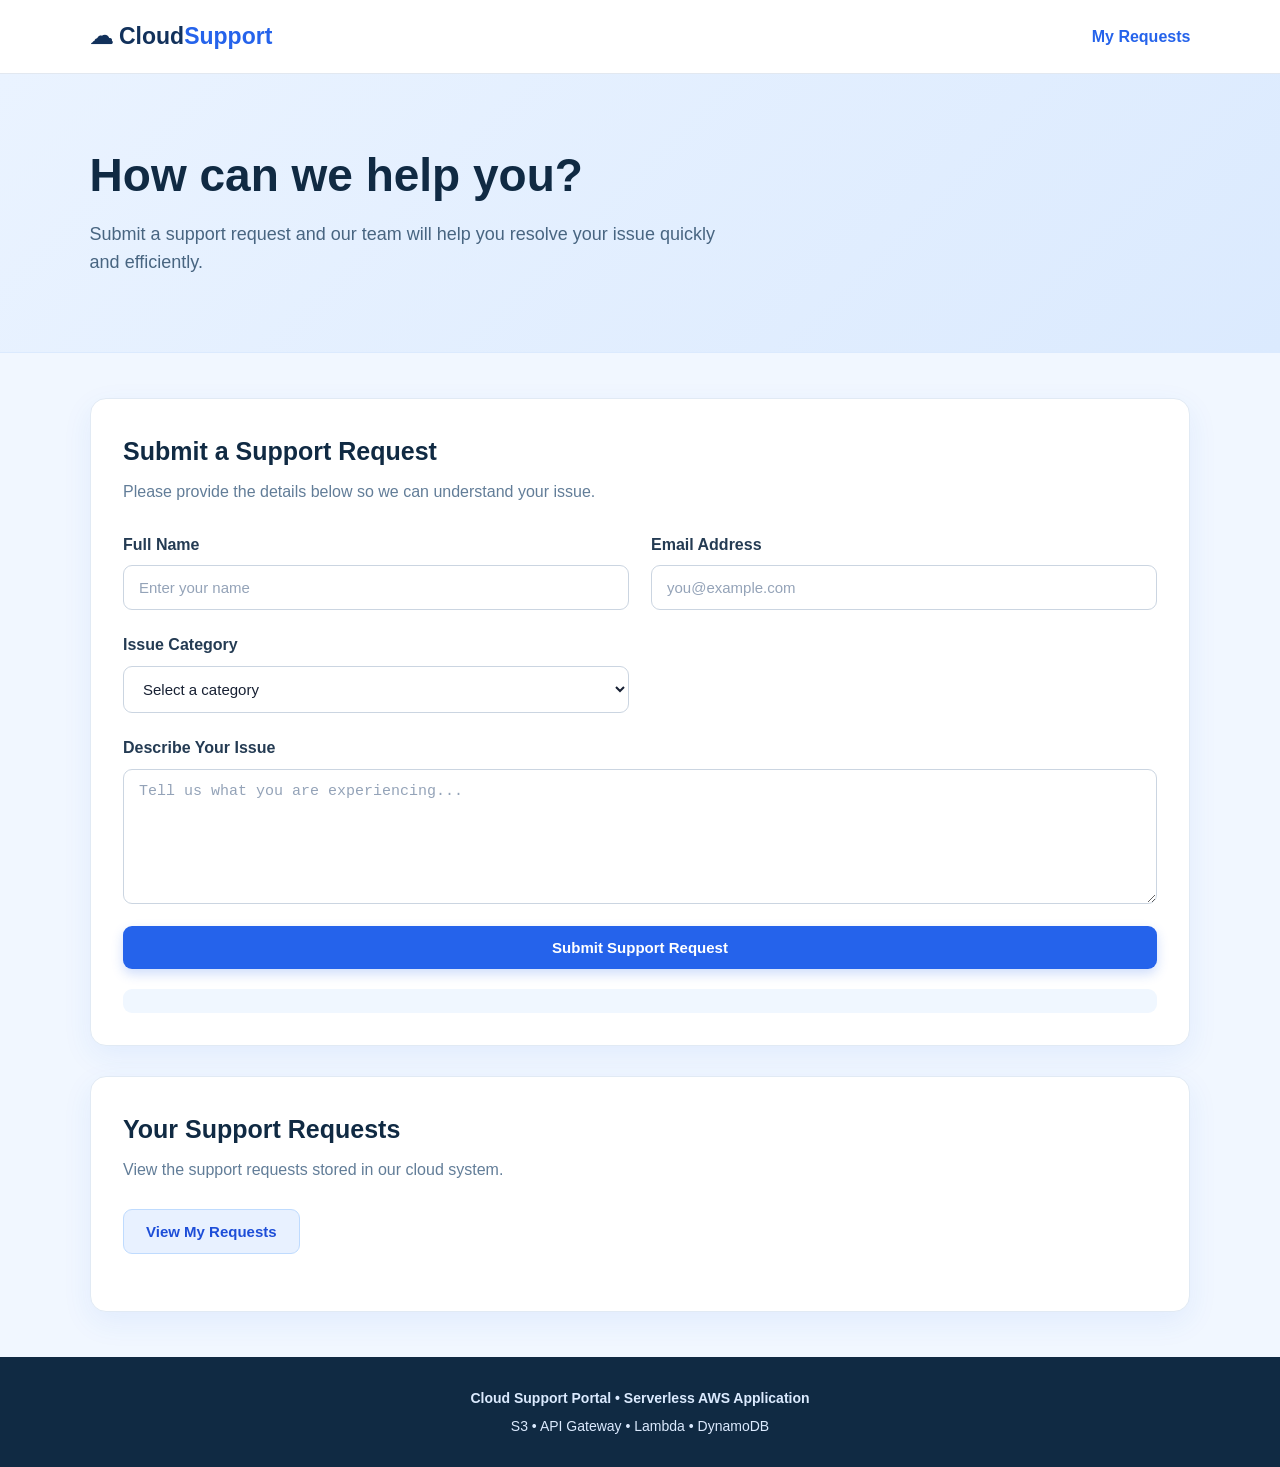
<file: index.html>
<!DOCTYPE html>
<html lang="en">

<head>
    <meta charset="UTF-8">
    <meta name="viewport" content="width=device-width, initial-scale=1.0">

    <title>Cloud Support Portal</title>

    <link rel="stylesheet" href="static/style.css">
</head>

<body>

    <!-- Header -->
    <header class="header">

        <div class="logo">
            ☁ Cloud<span>Support</span>
        </div>

        <a href="#requests-section" class="nav-link">
            My Requests
        </a>

    </header>


    <!-- Hero -->
    <section class="hero">

        <div class="hero-content">

            <h1>How can we help you?</h1>

            <p>
                Submit a support request and our team will help you
                resolve your issue quickly and efficiently.
            </p>

        </div>

    </section>


    <!-- Main Content -->
    <main class="container">


        <!-- Support Form -->
        <section class="card">

            <h2>Submit a Support Request</h2>

            <p class="card-subtitle">
                Please provide the details below so we can understand your issue.
            </p>


            <form id="feedbackForm">

                <div class="form-grid">


                    <!-- Name -->
                    <div class="form-group">

                        <label for="name">
                            Full Name
                        </label>

                        <input
                            type="text"
                            id="name"
                            placeholder="Enter your name"
                            required
                        >

                    </div>


                    <!-- Email -->
                    <div class="form-group">

                        <label for="email">
                            Email Address
                        </label>

                        <input
                            type="email"
                            id="email"
                            placeholder="you@example.com"
                            required
                        >

                    </div>


                    <!-- Category -->
                    <div class="form-group">

                        <label for="category">
                            Issue Category
                        </label>

                        <select id="category" required>

                            <option value="">
                                Select a category
                            </option>

                            <option value="Technical Issue">
                                Technical Issue
                            </option>

                            <option value="Account Issue">
                                Account Issue
                            </option>

                            <option value="Service Inquiry">
                                Service Inquiry
                            </option>

                            <option value="Feedback">
                                Feedback
                            </option>

                            <option value="Other">
                                Other
                            </option>

                        </select>

                    </div>


                    <!-- Description -->
                    <div class="form-group full-width">

                        <label for="description">
                            Describe Your Issue
                        </label>

                        <textarea
                            id="description"
                            placeholder="Tell us what you are experiencing..."
                            required
                        ></textarea>

                    </div>


                    <!-- Submit -->
                    <div class="form-group full-width">

                        <button
                            type="submit"
                            class="primary-button"
                        >
                            Submit Support Request
                        </button>

                    </div>

                </div>

            </form>


            <p id="message"></p>

        </section>



        <!-- Requests Section -->
        <section
            class="card"
            id="requests-section"
        >

            <h2>Your Support Requests</h2>

            <p class="card-subtitle">
                View the support requests stored in our cloud system.
            </p>


            <button
                id="loadRequests"
                class="secondary-button"
            >
                View My Requests
            </button>


            <div id="requests"></div>

        </section>

    </main>


    <!-- Footer -->
    <footer class="footer">

        <p>
            Cloud Support Portal • Serverless AWS Application
        </p>

        <p>
            S3 • API Gateway • Lambda • DynamoDB
        </p>

    </footer>


    <!-- JavaScript -->
    <script src="static/script.js"></script>

</body>

</html>
</file>
<file: static/style.css>
* {
    box-sizing: border-box;
    margin: 0;
    padding: 0;
}

body {
    font-family: Arial, Helvetica, sans-serif;
    background: #f1f7ff;
    color: #172033;
    line-height: 1.6;
}


/* =========================
   Header
========================= */

.header {
    background: #ffffff;
    border-bottom: 1px solid #e2e8f0;
    padding: 18px 7%;
    display: flex;
    justify-content: space-between;
    align-items: center;
}

.logo {
    font-size: 23px;
    font-weight: 700;
    color: #12315b;
}

.logo span {
    color: #2563eb;
}

.nav-link {
    text-decoration: none;
    color: #2563eb;
    font-weight: 600;
}

.nav-link:hover {
    color: #1d4ed8;
}


/* =========================
   Hero
========================= */

.hero {
    background: linear-gradient(
        135deg,
        #eaf3ff,
        #dbeafe
    );

    padding: 75px 7%;
    border-bottom: 1px solid #dbeafe;
}

.hero-content {
    max-width: 850px;
}

.hero h1 {
    font-size: 46px;
    line-height: 1.15;
    color: #102a43;
    margin-bottom: 18px;
}

.hero p {
    font-size: 18px;
    color: #486581;
    max-width: 650px;
}


/* =========================
   Main Container
========================= */

.container {
    width: 86%;
    max-width: 1100px;
    margin: 45px auto;
}


/* =========================
   Cards
========================= */

.card {
    background: #ffffff;
    border: 1px solid #e1eaf4;
    border-radius: 16px;
    padding: 32px;
    margin-bottom: 30px;

    box-shadow:
        0 10px 30px rgba(37, 99, 235, 0.08);
}

.card h2 {
    color: #102a43;
    margin-bottom: 8px;
    font-size: 25px;
}

.card-subtitle {
    color: #627d98;
    margin-bottom: 27px;
}


/* =========================
   Form
========================= */

.form-grid {
    display: grid;
    grid-template-columns: 1fr 1fr;
    gap: 22px;
}

.form-group {
    display: flex;
    flex-direction: column;
}

.form-group.full-width {
    grid-column: 1 / -1;
}

label {
    color: #243b53;
    font-weight: 600;
    margin-bottom: 8px;
}

input,
select,
textarea {
    width: 100%;
    padding: 13px 15px;

    border: 1px solid #cbd5e1;
    border-radius: 9px;

    background: #ffffff;
    color: #172033;

    font-size: 15px;

    outline: none;

    transition: all 0.2s ease;
}

input::placeholder,
textarea::placeholder {
    color: #94a3b8;
}

input:focus,
select:focus,
textarea:focus {
    border-color: #3b82f6;

    box-shadow:
        0 0 0 3px rgba(59, 130, 246, 0.12);
}

textarea {
    min-height: 135px;
    resize: vertical;
}


/* =========================
   Buttons
========================= */

button {
    border: none;
    border-radius: 9px;

    padding: 13px 22px;

    font-size: 15px;
    font-weight: 600;

    cursor: pointer;

    transition: all 0.2s ease;
}

.primary-button {
    background: #2563eb;
    color: #ffffff;

    box-shadow:
        0 5px 12px rgba(37, 99, 235, 0.22);
}

.primary-button:hover {
    background: #1d4ed8;
    transform: translateY(-1px);
}

.secondary-button {
    background: #e8f1ff;
    color: #1d4ed8;

    border: 1px solid #bfdbfe;
}

.secondary-button:hover {
    background: #dbeafe;
}


/* =========================
   Message
========================= */

#message {
    margin-top: 20px;
    padding: 12px 15px;

    border-radius: 9px;

    background: #f0f7ff;
    color: #1d4ed8;

    font-weight: 600;
}


/* =========================
   Request Cards
========================= */

#requests {
    margin-top: 25px;
}

.request-card {
    background: #f8fbff;

    border: 1px solid #dbeafe;
    border-left: 5px solid #3b82f6;

    border-radius: 12px;

    padding: 22px;

    margin-bottom: 16px;

    transition: all 0.2s ease;
}

.request-card:hover {
    transform: translateY(-2px);

    box-shadow:
        0 8px 20px rgba(37, 99, 235, 0.08);
}

.request-card h3 {
    color: #1d4ed8;
    margin-bottom: 14px;
    font-size: 18px;
}

.request-row {
    margin: 7px 0;
    color: #486581;
}

.request-row strong {
    color: #243b53;
}

.status {
    display: inline-block;

    background: #dcfce7;
    color: #15803d;

    padding: 4px 11px;

    border-radius: 20px;

    font-size: 13px;
    font-weight: 700;
}


/* =========================
   Footer
========================= */

.footer {
    background: #102a43;

    color: #dbeafe;

    text-align: center;

    padding: 30px;

    font-size: 14px;
}

.footer p:first-child {
    font-weight: 600;
    margin-bottom: 5px;
}


/* =========================
   Responsive
========================= */

@media (max-width: 700px) {

    .header {
        padding: 16px 5%;
    }

    .hero {
        padding: 55px 5%;
    }

    .hero h1 {
        font-size: 34px;
    }

    .hero p {
        font-size: 16px;
    }

    .container {
        width: 92%;
        margin: 30px auto;
    }

    .form-grid {
        grid-template-columns: 1fr;
    }

    .form-group.full-width {
        grid-column: auto;
    }

    .card {
        padding: 22px;
    }
}
</file>
